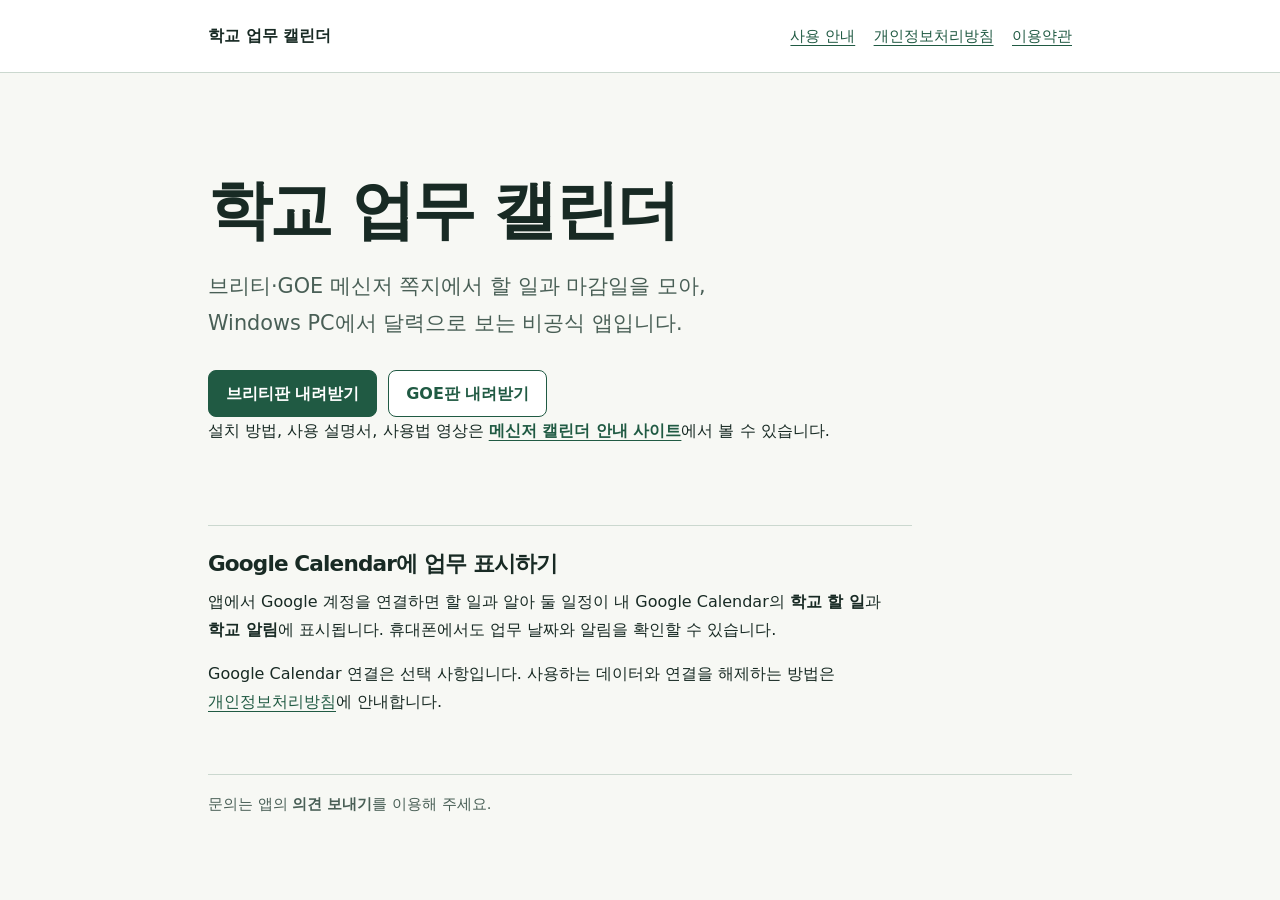
<file: index.html>
<!doctype html>
<html lang="ko">
<head>
  <meta charset="utf-8">
  <meta name="viewport" content="width=device-width, initial-scale=1">
  <meta name="google-site-verification" content="KqSuwUnMEy8WofnQymeVDquGXQPVomraNEfgTocsI6Y">
  <meta name="description" content="브리티·GOE 메신저 쪽지에서 할 일과 마감일을 정리하는 Windows용 학교 업무 캘린더입니다.">
  <title>학교 업무 캘린더</title>
  <link rel="stylesheet" href="style.css">
</head>
<body>
  <header class="bar">
    <div class="wrap bar-inner">
      <a class="wordmark" href="./" aria-current="page">학교 업무 캘린더</a>
      <nav aria-label="안내"><a href="calendar/">사용 안내</a><a href="privacy.html">개인정보처리방침</a><a href="terms.html">이용약관</a></nav>
    </div>
  </header>
  <main class="wrap">
    <section class="intro">
      <h1>학교 업무 캘린더</h1>
      <p class="lead">브리티·GOE 메신저 쪽지에서 할 일과 마감일을 모아, Windows PC에서 달력으로 보는 비공식 앱입니다.</p>
      <div class="downloads">
        <a class="button" href="https://github.com/rndosd/brity-assistant-public/releases/latest">브리티판 내려받기</a>
        <a class="button secondary" href="https://github.com/rndosd/goe-messenger-calendar/releases/latest">GOE판 내려받기</a>
      </div>
      <p>설치 방법, 사용 설명서, 사용법 영상은 <a href="calendar/"><strong>메신저 캘린더 안내 사이트</strong></a>에서 볼 수 있습니다.</p>
    </section>
    <section class="details" aria-labelledby="google-title">
      <h2 id="google-title">Google Calendar에 업무 표시하기</h2>
      <p>앱에서 Google 계정을 연결하면 할 일과 알아 둘 일정이 내 Google Calendar의 <strong>학교 할 일</strong>과 <strong>학교 알림</strong>에 표시됩니다. 휴대폰에서도 업무 날짜와 알림을 확인할 수 있습니다.</p>
      <p>Google Calendar 연결은 선택 사항입니다. 사용하는 데이터와 연결을 해제하는 방법은 <a href="privacy.html">개인정보처리방침</a>에 안내합니다.</p>
    </section>
  </main>
  <footer class="wrap footer">문의는 앱의 <strong>의견 보내기</strong>를 이용해 주세요.</footer>
</body>
</html>
</file>
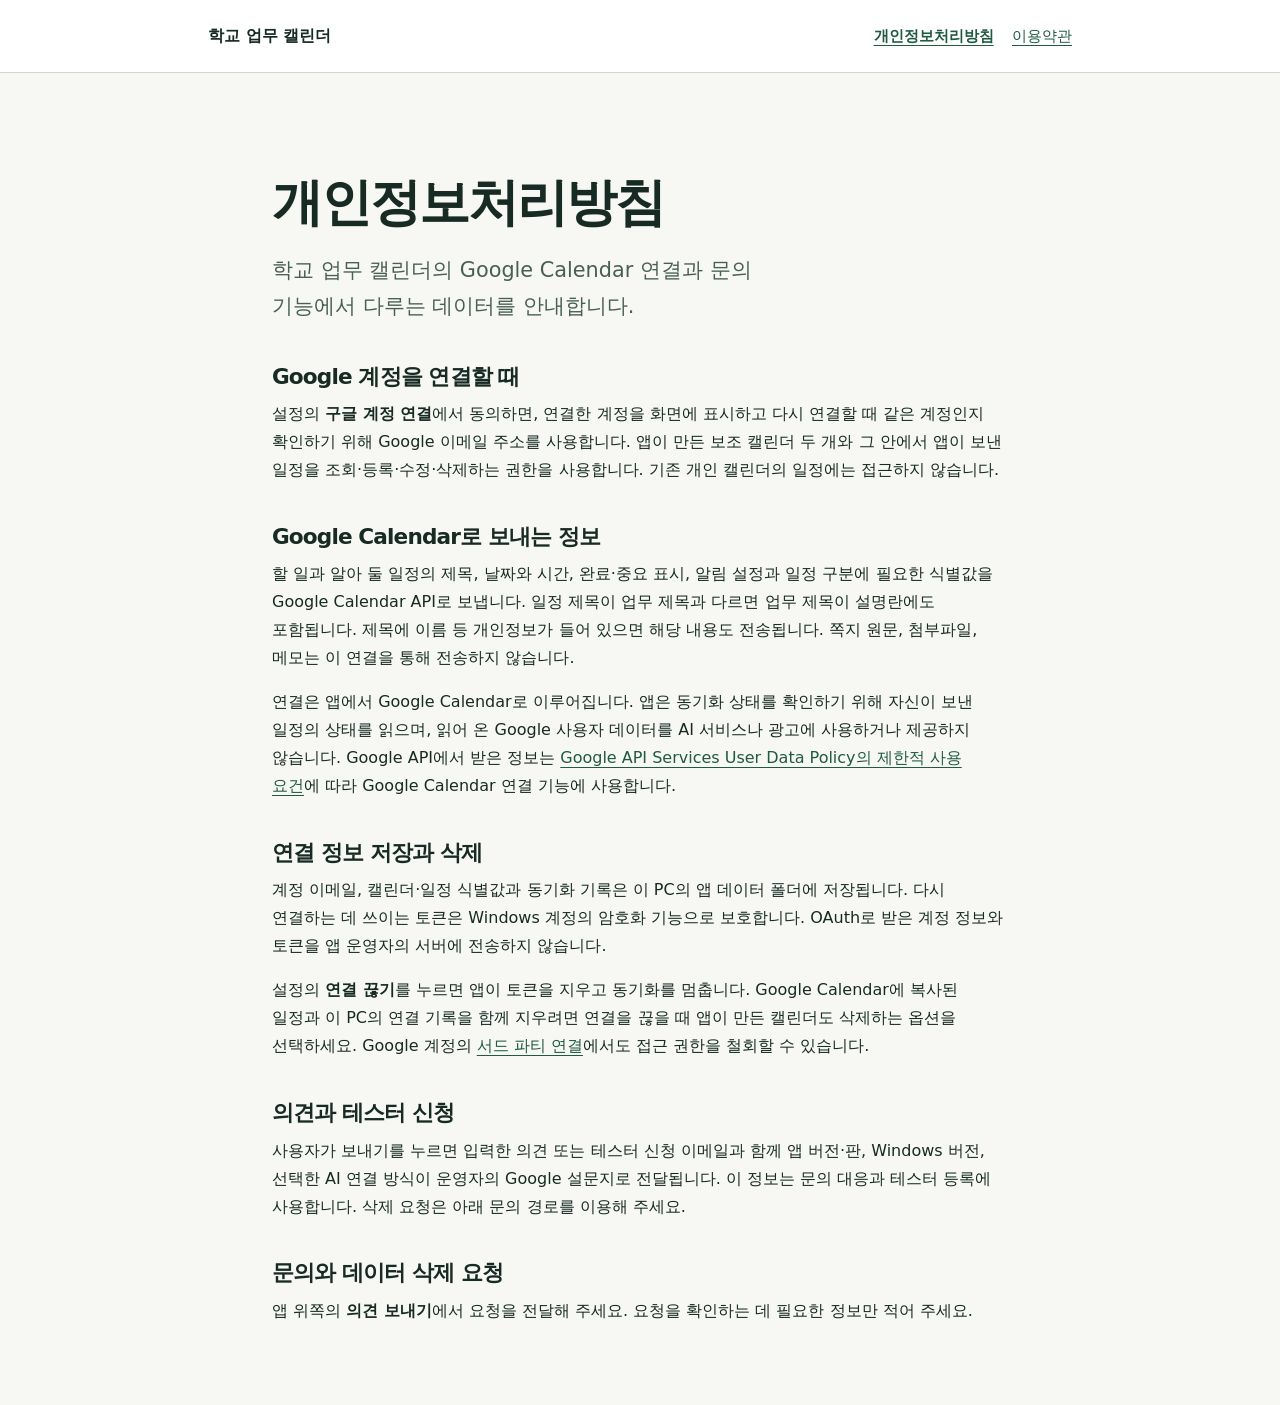
<file: privacy.html>
<!doctype html>
<html lang="ko">
<head>
  <meta charset="utf-8">
  <meta name="viewport" content="width=device-width, initial-scale=1">
  <title>개인정보처리방침 | 학교 업무 캘린더</title>
  <link rel="stylesheet" href="style.css">
</head>
<body>
  <header class="bar">
    <div class="wrap bar-inner">
      <a class="wordmark" href="./">학교 업무 캘린더</a>
      <nav aria-label="안내"><a href="privacy.html" aria-current="page">개인정보처리방침</a><a href="terms.html">이용약관</a></nav>
    </div>
  </header>
  <main class="wrap document">
    <h1>개인정보처리방침</h1>
    <p class="lead">학교 업무 캘린더의 Google Calendar 연결과 문의 기능에서 다루는 데이터를 안내합니다.</p>
    <h2>Google 계정을 연결할 때</h2>
    <p>설정의 <strong>구글 계정 연결</strong>에서 동의하면, 연결한 계정을 화면에 표시하고 다시 연결할 때 같은 계정인지 확인하기 위해 Google 이메일 주소를 사용합니다. 앱이 만든 보조 캘린더 두 개와 그 안에서 앱이 보낸 일정을 조회·등록·수정·삭제하는 권한을 사용합니다. 기존 개인 캘린더의 일정에는 접근하지 않습니다.</p>
    <h2>Google Calendar로 보내는 정보</h2>
    <p>할 일과 알아 둘 일정의 제목, 날짜와 시간, 완료·중요 표시, 알림 설정과 일정 구분에 필요한 식별값을 Google Calendar API로 보냅니다. 일정 제목이 업무 제목과 다르면 업무 제목이 설명란에도 포함됩니다. 제목에 이름 등 개인정보가 들어 있으면 해당 내용도 전송됩니다. 쪽지 원문, 첨부파일, 메모는 이 연결을 통해 전송하지 않습니다.</p>
    <p>연결은 앱에서 Google Calendar로 이루어집니다. 앱은 동기화 상태를 확인하기 위해 자신이 보낸 일정의 상태를 읽으며, 읽어 온 Google 사용자 데이터를 AI 서비스나 광고에 사용하거나 제공하지 않습니다. Google API에서 받은 정보는 <a href="https://developers.google.com/terms/api-services-user-data-policy#limited-use">Google API Services User Data Policy의 제한적 사용 요건</a>에 따라 Google Calendar 연결 기능에 사용합니다.</p>
    <h2>연결 정보 저장과 삭제</h2>
    <p>계정 이메일, 캘린더·일정 식별값과 동기화 기록은 이 PC의 앱 데이터 폴더에 저장됩니다. 다시 연결하는 데 쓰이는 토큰은 Windows 계정의 암호화 기능으로 보호합니다. OAuth로 받은 계정 정보와 토큰을 앱 운영자의 서버에 전송하지 않습니다.</p>
    <p>설정의 <strong>연결 끊기</strong>를 누르면 앱이 토큰을 지우고 동기화를 멈춥니다. Google Calendar에 복사된 일정과 이 PC의 연결 기록을 함께 지우려면 연결을 끊을 때 앱이 만든 캘린더도 삭제하는 옵션을 선택하세요. Google 계정의 <a href="https://myaccount.google.com/connections">서드 파티 연결</a>에서도 접근 권한을 철회할 수 있습니다.</p>
    <h2>의견과 테스터 신청</h2>
    <p>사용자가 보내기를 누르면 입력한 의견 또는 테스터 신청 이메일과 함께 앱 버전·판, Windows 버전, 선택한 AI 연결 방식이 운영자의 Google 설문지로 전달됩니다. 이 정보는 문의 대응과 테스터 등록에 사용합니다. 삭제 요청은 아래 문의 경로를 이용해 주세요.</p>
    <h2>문의와 데이터 삭제 요청</h2>
    <p>앱 위쪽의 <strong>의견 보내기</strong>에서 요청을 전달해 주세요. 요청을 확인하는 데 필요한 정보만 적어 주세요.</p>
  </main>
</body>
</html>
</file>
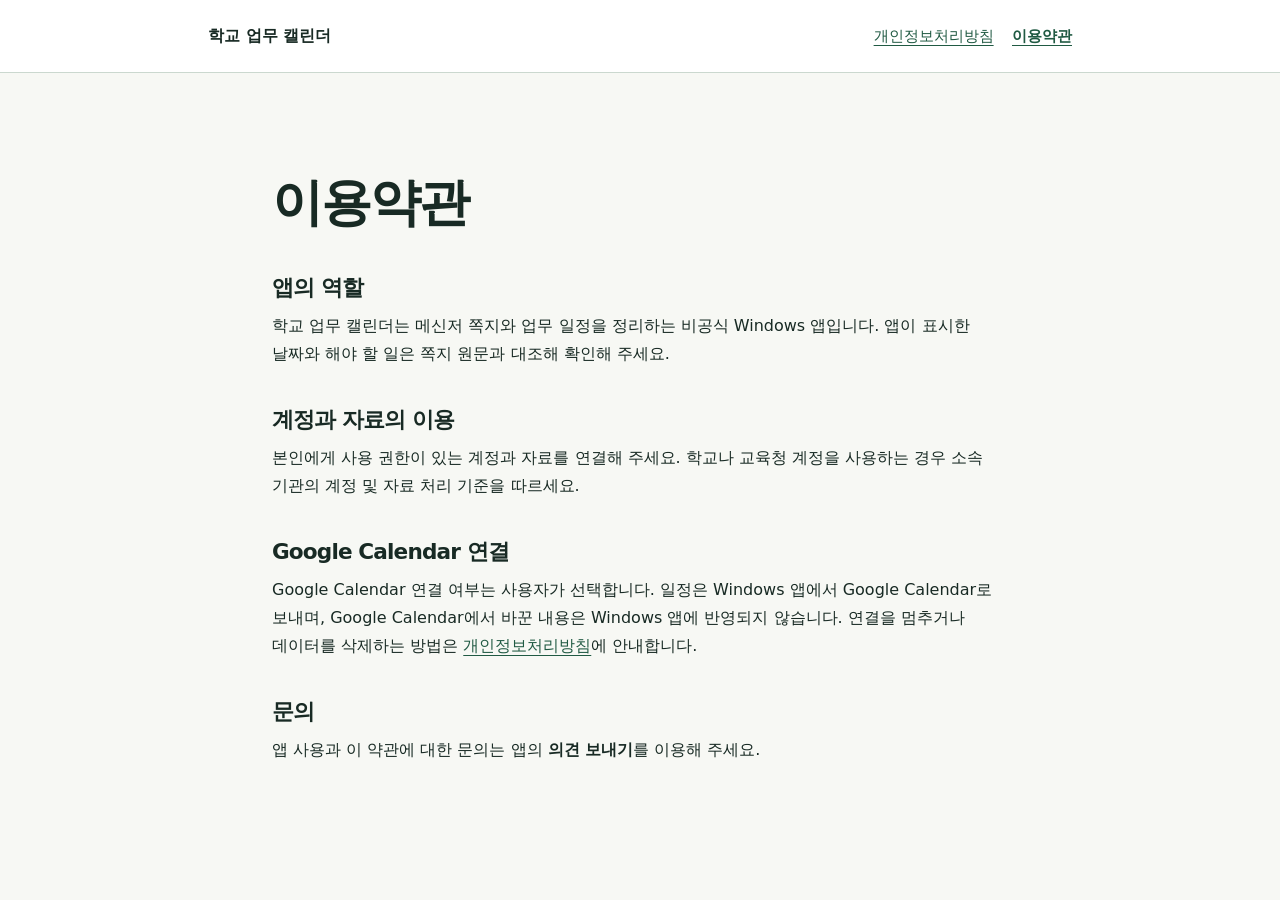
<file: terms.html>
<!doctype html>
<html lang="ko">
<head>
  <meta charset="utf-8">
  <meta name="viewport" content="width=device-width, initial-scale=1">
  <title>이용약관 | 학교 업무 캘린더</title>
  <link rel="stylesheet" href="style.css">
</head>
<body>
  <header class="bar">
    <div class="wrap bar-inner">
      <a class="wordmark" href="./">학교 업무 캘린더</a>
      <nav aria-label="안내"><a href="privacy.html">개인정보처리방침</a><a href="terms.html" aria-current="page">이용약관</a></nav>
    </div>
  </header>
  <main class="wrap document">
    <h1>이용약관</h1>
    <h2>앱의 역할</h2>
    <p>학교 업무 캘린더는 메신저 쪽지와 업무 일정을 정리하는 비공식 Windows 앱입니다. 앱이 표시한 날짜와 해야 할 일은 쪽지 원문과 대조해 확인해 주세요.</p>
    <h2>계정과 자료의 이용</h2>
    <p>본인에게 사용 권한이 있는 계정과 자료를 연결해 주세요. 학교나 교육청 계정을 사용하는 경우 소속 기관의 계정 및 자료 처리 기준을 따르세요.</p>
    <h2>Google Calendar 연결</h2>
    <p>Google Calendar 연결 여부는 사용자가 선택합니다. 일정은 Windows 앱에서 Google Calendar로 보내며, Google Calendar에서 바꾼 내용은 Windows 앱에 반영되지 않습니다. 연결을 멈추거나 데이터를 삭제하는 방법은 <a href="privacy.html">개인정보처리방침</a>에 안내합니다.</p>
    <h2>문의</h2>
    <p>앱 사용과 이 약관에 대한 문의는 앱의 <strong>의견 보내기</strong>를 이용해 주세요.</p>
  </main>
</body>
</html>
</file>
<file: style.css>
:root {
  color-scheme: light;
  --page: #f7f8f4;
  --surface: #fff;
  --ink: #182a24;
  --muted: #495f56;
  --rule: #cbd8cf;
  --accent: #205a43;
  --focus: #914900;
  font-family: "Malgun Gothic", "Apple SD Gothic Neo", system-ui, sans-serif;
}

* { box-sizing: border-box; }
body { margin: 0; color: var(--ink); background: var(--page); line-height: 1.75; word-break: keep-all; overflow-wrap: anywhere; }
a { color: var(--accent); text-underline-offset: .25em; }
a:hover { text-decoration-thickness: .13em; }
a:focus-visible { outline: 3px solid var(--focus); outline-offset: 4px; }
.wrap { width: min(100% - 2.5rem, 54rem); margin-inline: auto; }
.bar { background: var(--surface); border-bottom: 1px solid var(--rule); }
.bar-inner { min-height: 4.5rem; display: flex; flex-wrap: wrap; align-items: center; justify-content: space-between; gap: .25rem 1.5rem; padding-block: .7rem; }
.wordmark { font-weight: 700; color: var(--ink); text-decoration: none; }
nav { display: flex; flex-wrap: wrap; gap: .25rem 1.15rem; }
nav a { display: inline-flex; align-items: center; min-height: 2.75rem; font-size: .94rem; }
nav a[aria-current="page"] { font-weight: 700; }
.intro, .document { padding-top: clamp(3rem, 8vw, 6rem); }
h1, h2 { line-height: 1.3; letter-spacing: -.04em; }
h1 { margin: 0 0 1rem; font-size: clamp(2.2rem, 6.4vw, 4rem); }
h2 { margin: 2.4rem 0 .6rem; font-size: 1.35rem; }
p { margin: 0 0 1rem; }
.lead { max-width: 34rem; font-size: clamp(1.1rem, 2.6vw, 1.3rem); color: var(--muted); }
.downloads { display: flex; flex-wrap: wrap; gap: .7rem; margin-top: 1.8rem; }
.button { display: inline-flex; align-items: center; min-height: 2.75rem; padding: .55rem 1.05rem; border: 1px solid var(--accent); border-radius: .5rem; color: var(--surface); background: var(--accent); font-weight: 700; text-decoration: none; }
.button:hover { text-decoration: underline; }
.button.secondary { color: var(--accent); background: var(--surface); }
.details { max-width: 44rem; margin-top: clamp(3rem, 7vw, 5rem); padding: 1.5rem 0 .6rem; border-top: 1px solid var(--rule); }
.details h2 { margin-top: 0; }
.document { max-width: 46rem; padding-bottom: 4rem; }
.document h1 { font-size: clamp(2rem, 5vw, 3.2rem); }
.footer { margin-block: 2rem 3rem; padding-block: 1rem; border-top: 1px solid var(--rule); color: var(--muted); font-size: .92rem; }
</file>
